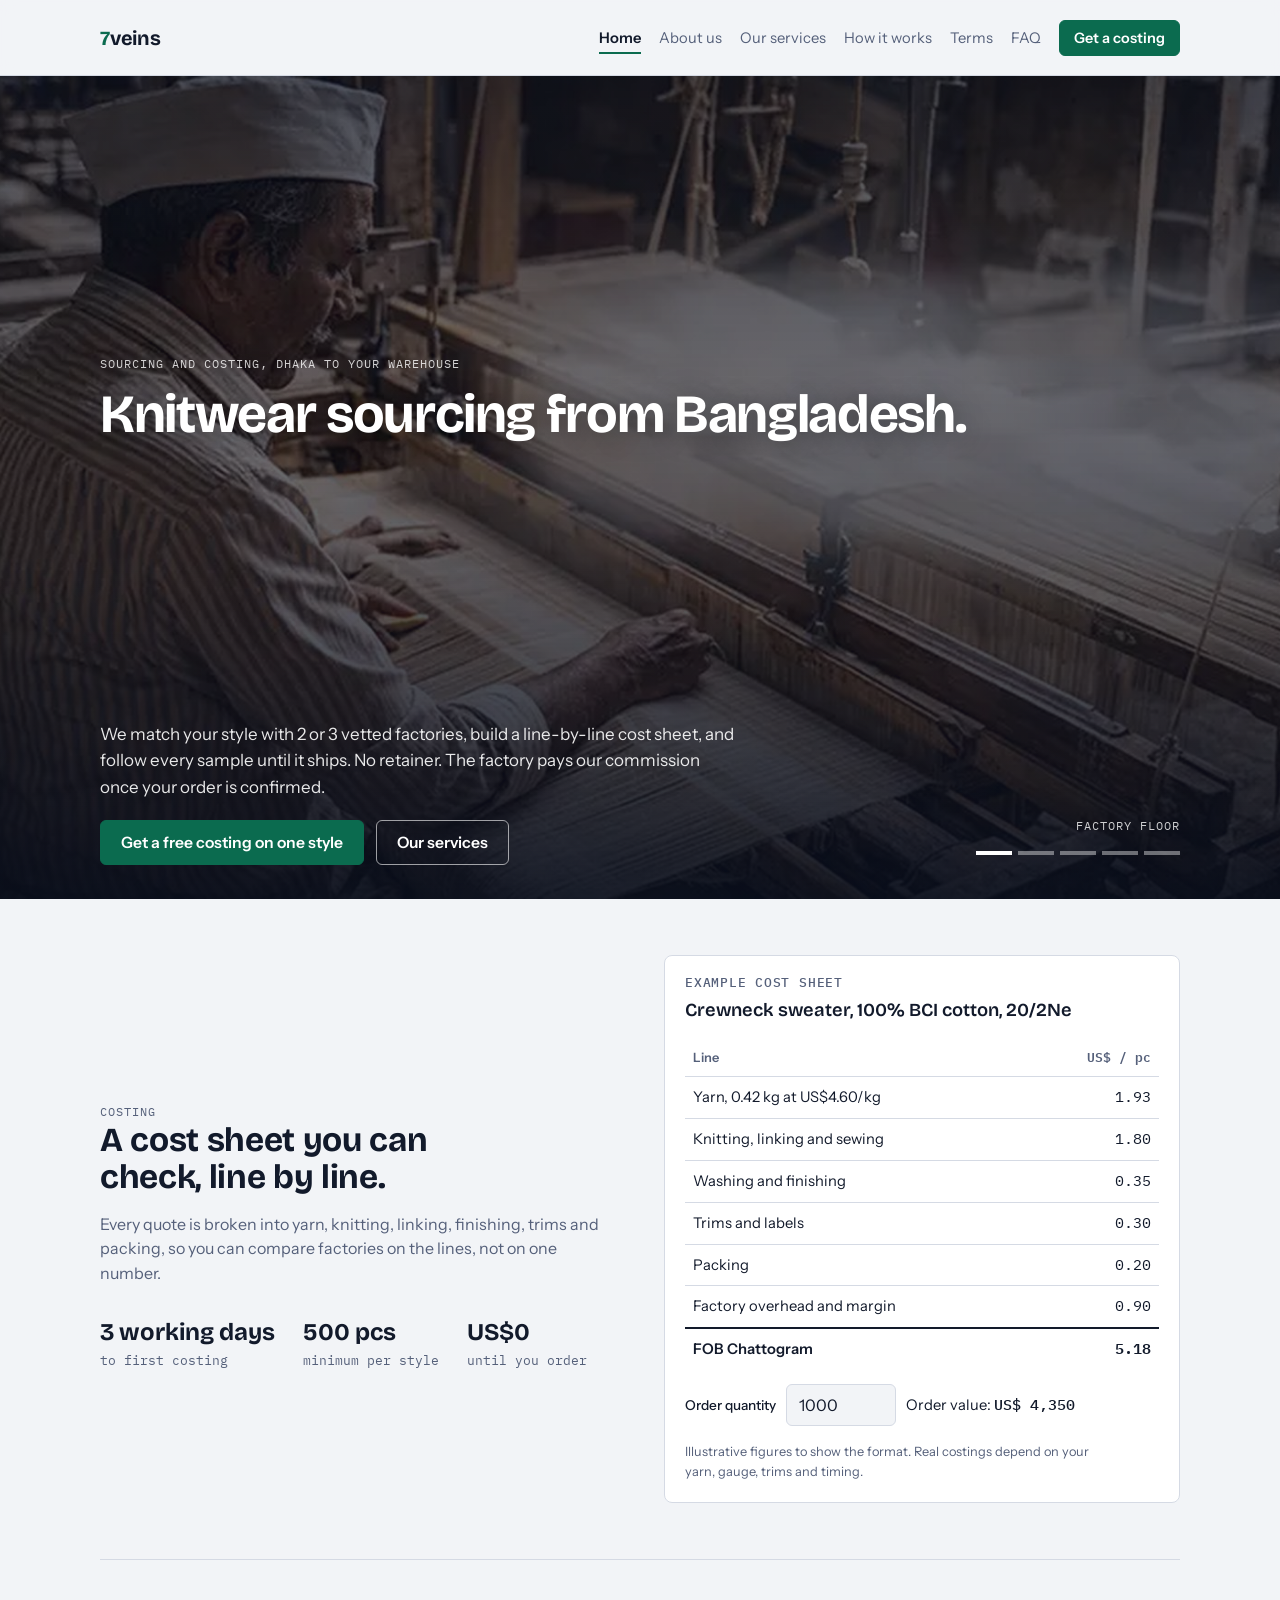
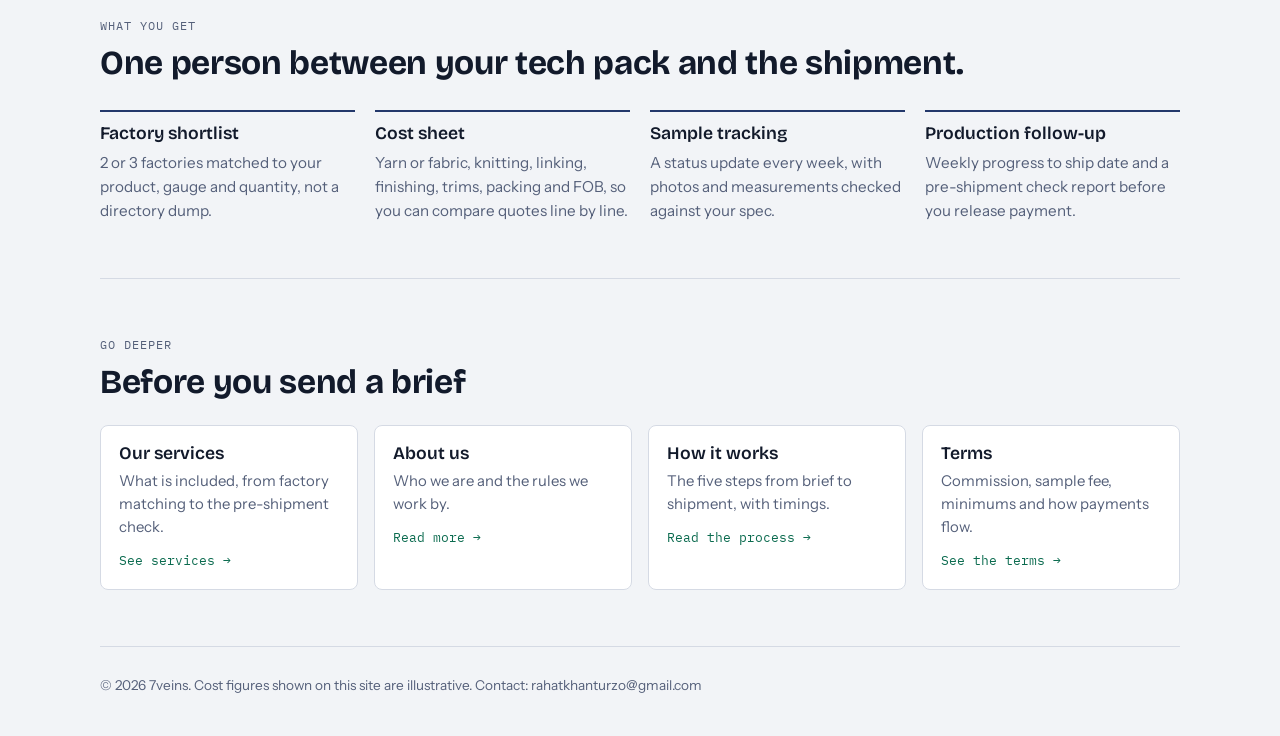
<file: index.html>
<!doctype html>
<html lang="en">
<head>
<meta charset="utf-8">
<meta name="viewport" content="width=device-width,initial-scale=1,viewport-fit=cover">
<script>if(!(window.matchMedia&&matchMedia('(prefers-reduced-motion: reduce)').matches))document.documentElement.classList.add('m')</script>
<title>7veins | Knitwear sourcing and costing in Bangladesh</title>
<meta name="description" content="Sourcing and costing for small knitwear brands producing in Bangladesh. Vetted factories, line-by-line cost sheets and sample tracking. No retainer.">
<meta property="og:type" content="website">
<meta property="og:site_name" content="7veins">
<meta property="og:title" content="7veins | Knitwear sourcing and costing in Bangladesh">
<meta property="og:description" content="Sourcing and costing for small knitwear brands producing in Bangladesh. Vetted factories, line-by-line cost sheets and sample tracking. No retainer.">
<link rel="stylesheet" href="https://fonts.googleapis.com/css2?family=Bricolage+Grotesque:opsz,wght@12..96,500;12..96,700&family=Instrument+Sans:wght@400;500;600&family=IBM+Plex+Mono:wght@400;500&display=swap">
<link rel="stylesheet" href="style.css">
</head>
<body data-title="">
<div class="wrap">
<header id="site-header"></header>
<main>
<div class="hero2" id="hero">
  <div class="carousel" aria-hidden="true"><div class="track" id="track"></div></div>
  <div class="hero-shade"></div>
  <div class="hero-inner">
    <div class="hero-top">
      <p class="eyebrow">Sourcing and costing, Dhaka to your warehouse</p>
      <h1 class="hero-title">Knitwear sourcing from Bangladesh.</h1>
    </div>
    <div class="hero-bottom">
      <div class="hero-left">
        <p class="hero-desc">We match your style with 2 or 3 vetted factories, build a line-by-line cost sheet, and follow every sample until it ships. No retainer. The factory pays our commission once your order is confirmed.</p>
        <div class="hero-actions"><a class="btn" href="contact.html">Get a free costing on one style</a><a class="btn ghost" href="services.html">Our services</a></div>
      </div>
      <div class="hero-controls"><span class="cap" id="cap"></span><div class="dots" id="dots"></div></div>
    </div>
  </div>
</div>
<section class="split">
  <div>
    <p class="eyebrow">Costing</p>
    <h2>A cost sheet you can check, line by line.</h2>
    <p>Every quote is broken into yarn, knitting, linking, finishing, trims and packing, so you can compare factories on the lines, not on one number.</p>
    <div class="facts">
      <div><b data-s="costingTime"></b>to first costing</div>
      <div><b><span data-s="minQty"></span> pcs</b>minimum per style</div>
      <div><b>US$0</b>until you order</div>
    </div>
  </div>
  <div class="sheet" aria-labelledby="sheet-h">
    <h3 id="sheet-h">Example cost sheet</h3>
    <div class="style" data-s="exampleStyle"></div>
    <div class="tw"><table>
      <thead><tr><th>Line</th><th class="n">US$ / pc</th></tr></thead>
      <tbody id="rows"></tbody>
    </table></div>
    <div class="qty">
      <label for="qty" style="margin:0">Order quantity</label>
      <input id="qty" type="number" min="500" step="100" value="1000" inputmode="numeric">
      <span>Order value: <span class="ov" id="ov"></span></span>
    </div>
    <p class="note">Illustrative figures to show the format. Real costings depend on your yarn, gauge, trims and timing.</p>
  </div>
</section>
<section>
  <p class="eyebrow">What you get</p>
  <h2>One person between your tech pack and the shipment.</h2>
  <div class="grid4">
    <div><h3>Factory shortlist</h3><p>2 or 3 factories matched to your product, gauge and quantity, not a directory dump.</p></div>
    <div><h3>Cost sheet</h3><p>Yarn or fabric, knitting, linking, finishing, trims, packing and FOB, so you can compare quotes line by line.</p></div>
    <div><h3>Sample tracking</h3><p>A status update every week, with photos and measurements checked against your spec.</p></div>
    <div><h3>Production follow-up</h3><p>Weekly progress to ship date and a pre-shipment check report before you release payment.</p></div>
  </div>
</section>
<section>
  <p class="eyebrow">Go deeper</p>
  <h2>Before you send a brief</h2>
  <div class="linkcards">
    <a class="card" href="services.html"><h3>Our services</h3><p>What is included, from factory matching to the pre-shipment check.</p><span class="go">See services &rarr;</span></a>
    <a class="card" href="about.html"><h3>About us</h3><p>Who we are and the rules we work by.</p><span class="go">Read more &rarr;</span></a>
    <a class="card" href="how-it-works.html"><h3>How it works</h3><p>The five steps from brief to shipment, with timings.</p><span class="go">Read the process &rarr;</span></a>
    <a class="card" href="terms.html"><h3>Terms</h3><p>Commission, sample fee, minimums and how payments flow.</p><span class="go">See the terms &rarr;</span></a>
  </div>
</section>
</main>
<footer id="site-footer"></footer>
</div>
<script src="settings.js"></script>
<script src="site.js"></script>
</body>
</html>
</file>
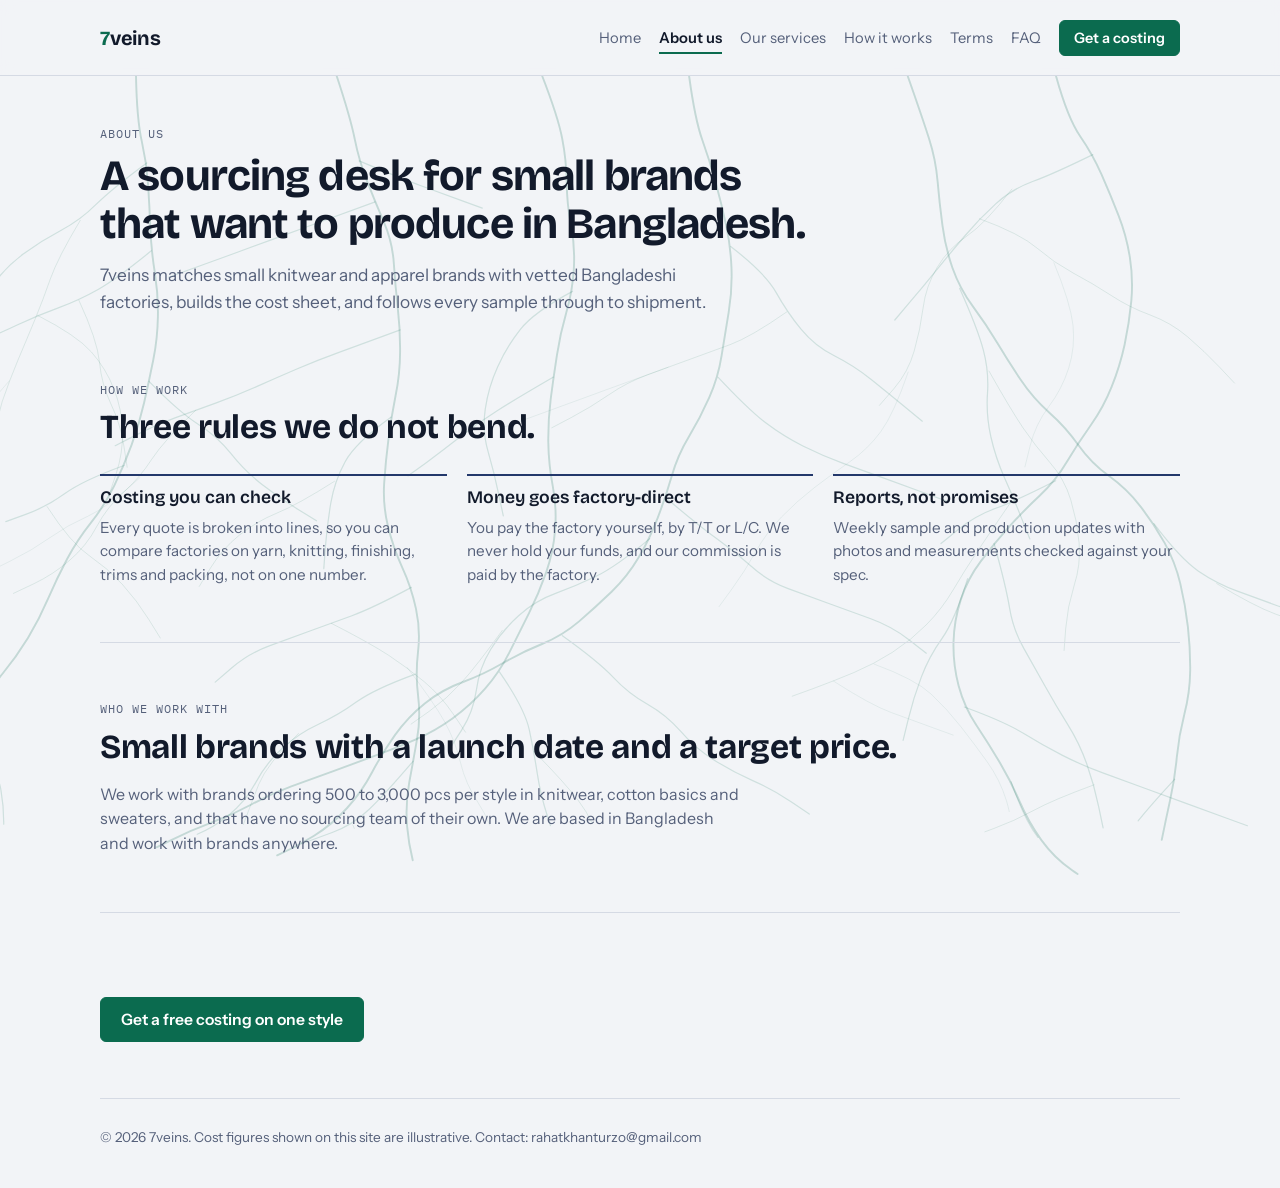
<file: about.html>
<!doctype html>
<html lang="en">
<head>
<meta charset="utf-8">
<meta name="viewport" content="width=device-width,initial-scale=1,viewport-fit=cover">
<script>if(!(window.matchMedia&&matchMedia('(prefers-reduced-motion: reduce)').matches))document.documentElement.classList.add('m')</script>
<title>About us | 7veins</title>
<meta name="description" content="7veins is a Bangladesh-based sourcing and costing desk for small knitwear and apparel brands: vetted factories, clear cost sheets and sample tracking.">
<meta property="og:type" content="website">
<meta property="og:site_name" content="7veins">
<meta property="og:title" content="About us | 7veins">
<meta property="og:description" content="7veins is a Bangladesh-based sourcing and costing desk for small knitwear and apparel brands: vetted factories, clear cost sheets and sample tracking.">
<link rel="stylesheet" href="https://fonts.googleapis.com/css2?family=Bricolage+Grotesque:opsz,wght@12..96,500;12..96,700&family=Instrument+Sans:wght@400;500;600&family=IBM+Plex+Mono:wght@400;500&display=swap">
<link rel="stylesheet" href="style.css">
</head>
<body data-title="About us">
<div class="wrap">
<header id="site-header"></header>
<main>
<div class="pagehead"><p class="eyebrow">About us</p><h1 style="margin-top:10px">A sourcing desk for small brands that want to produce in Bangladesh.</h1>
<p class="lead"><span data-s="brand"></span> matches small knitwear and apparel brands with vetted Bangladeshi factories, builds the cost sheet, and follows every sample through to shipment.</p></div>
<section>
  <p class="eyebrow">How we work</p>
  <h2>Three rules we do not bend.</h2>
  <div class="grid4 three">
    <div><h3>Costing you can check</h3><p>Every quote is broken into lines, so you can compare factories on yarn, knitting, finishing, trims and packing, not on one number.</p></div>
    <div><h3>Money goes factory-direct</h3><p>You pay the factory yourself, by T/T or L/C. We never hold your funds, and our commission is paid by the factory.</p></div>
    <div><h3>Reports, not promises</h3><p>Weekly sample and production updates with photos and measurements checked against your spec.</p></div>
  </div>
</section>
<section>
  <p class="eyebrow">Who we work with</p>
  <h2>Small brands with a launch date and a target price.</h2>
  <p style="margin-top:16px;color:var(--muted);max-width:40em">We work with brands ordering <span data-s="minQty"></span> to <span data-s="maxQty"></span> pcs per style in knitwear, cotton basics and sweaters, and that have no sourcing team of their own. We are based in Bangladesh and work with brands anywhere.</p>
</section>
<section id="founder" hidden>
  <p class="eyebrow">Who runs it</p>
  <h2 data-s="founderName"></h2>
  <p style="margin-top:16px;color:var(--muted);max-width:40em" data-s="founderBio"></p>
</section>
<section>
  <div class="endcta"><a class="btn" href="contact.html">Get a free costing on one style</a></div>
</section>
</main>
<footer id="site-footer"></footer>
</div>
<script src="settings.js"></script>
<script src="site.js"></script>
</body>
</html>
</file>
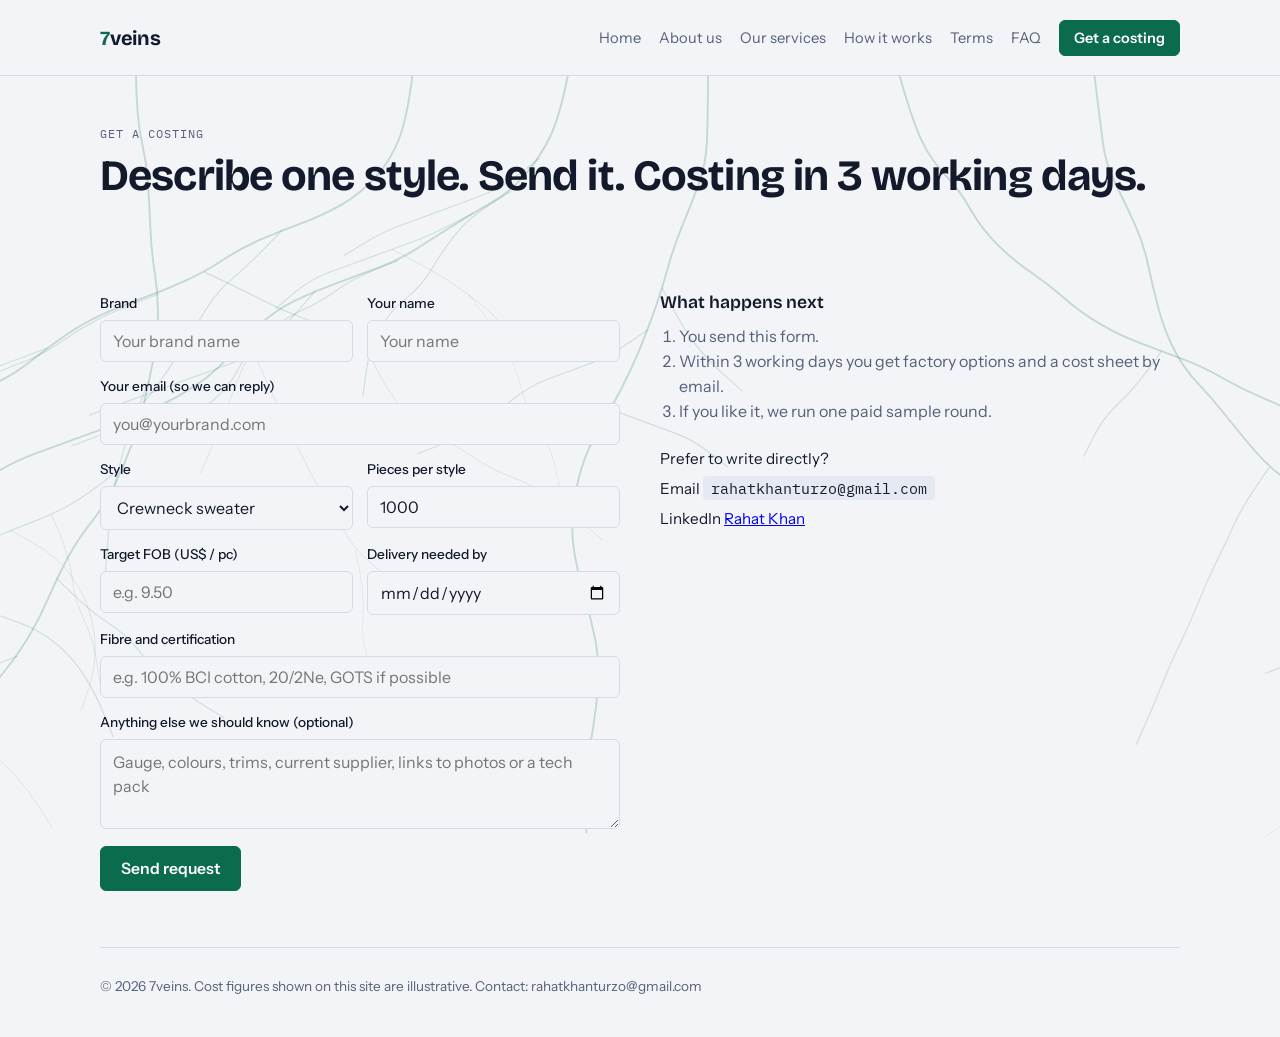
<file: contact.html>
<!doctype html>
<html lang="en">
<head>
<meta charset="utf-8">
<meta name="viewport" content="width=device-width,initial-scale=1,viewport-fit=cover">
<script>if(!(window.matchMedia&&matchMedia('(prefers-reduced-motion: reduce)').matches))document.documentElement.classList.add('m')</script>
<title>Get a free costing | Bangladesh knitwear sourcing | 7veins</title>
<meta name="description" content="Send a brief for one knitwear style and get factory options and a cost sheet by email.">
<meta property="og:type" content="website">
<meta property="og:site_name" content="7veins">
<meta property="og:title" content="Get a free costing | Bangladesh knitwear sourcing | 7veins">
<meta property="og:description" content="Send a brief for one knitwear style and get factory options and a cost sheet by email.">
<link rel="stylesheet" href="https://fonts.googleapis.com/css2?family=Bricolage+Grotesque:opsz,wght@12..96,500;12..96,700&family=Instrument+Sans:wght@400;500;600&family=IBM+Plex+Mono:wght@400;500&display=swap">
<link rel="stylesheet" href="style.css">
</head>
<body data-title="Get a costing">
<div class="wrap">
<header id="site-header"></header>
<main>
<div class="pagehead"><p class="eyebrow">Get a costing</p><h1 style="margin-top:10px">Describe one style. Send it. Costing in <span data-s="costingTime"></span>.</h1></div>
<section>
  <div class="two">
    <div>
      <div class="form">
        <div><label for="f-brand">Brand</label><input id="f-brand" type="text" placeholder="Your brand name"></div>
        <div><label for="f-name">Your name</label><input id="f-name" type="text" placeholder="Your name"></div>
        <div class="full"><label for="f-email">Your email (so we can reply)</label><input id="f-email" type="email" placeholder="you@yourbrand.com" autocomplete="email"></div>
        <div><label for="f-style">Style</label>
          <select id="f-style"><option>Crewneck sweater</option><option>Cardigan</option><option>T-shirt</option><option>Polo</option><option>Hoodie</option><option>Other knit</option></select></div>
        <div><label for="f-qty">Pieces per style</label><input id="f-qty" type="number" min="500" step="100" value="1000" inputmode="numeric"></div>
        <div><label for="f-fob">Target FOB (US$ / pc)</label><input id="f-fob" type="number" min="0" step="0.1" placeholder="e.g. 9.50" inputmode="decimal"></div>
        <div><label for="f-date">Delivery needed by</label><input id="f-date" type="date"></div>
        <input type="text" id="f-gotcha" tabindex="-1" autocomplete="off" aria-hidden="true" style="position:absolute;left:-9999px">
        <div class="full"><label for="f-fibre">Fibre and certification</label><input id="f-fibre" type="text" placeholder="e.g. 100% BCI cotton, 20/2Ne, GOTS if possible"></div>
        <div class="full"><label for="f-notes">Anything else we should know (optional)</label><textarea id="f-notes" style="min-height:90px;font-family:var(--body);font-size:1rem" placeholder="Gauge, colours, trims, current supplier, links to photos or a tech pack"></textarea></div>
      </div>
      <div class="row"><button class="btn" id="send" type="button" hidden>Send request</button><span class="status" id="st" role="status"></span></div>
    </div>
    <div>
      <h3>What happens next</h3>
      <ol style="color:var(--muted);padding-left:1.2em;margin:12px 0 0">
        <li>You send this form.</li>
        <li>Within <span data-s="costingTime"></span> you get factory options and a cost sheet by email.</li>
        <li>If you like it, we run one paid sample round.</li>
      </ol>
      <div class="contact">
        <span>Prefer to write directly?</span>
        <span>Email <code data-s="email"></code></span>
        <span id="wa" hidden>WhatsApp <code data-s="whatsapp"></code></span>
        <span>LinkedIn <a id="li" target="_blank" rel="noopener"></a></span>
      </div>
    </div>
  </div>
</section>
</main>
<footer id="site-footer"></footer>
</div>
<script src="settings.js"></script>
<script src="site.js"></script>
</body>
</html>
</file>
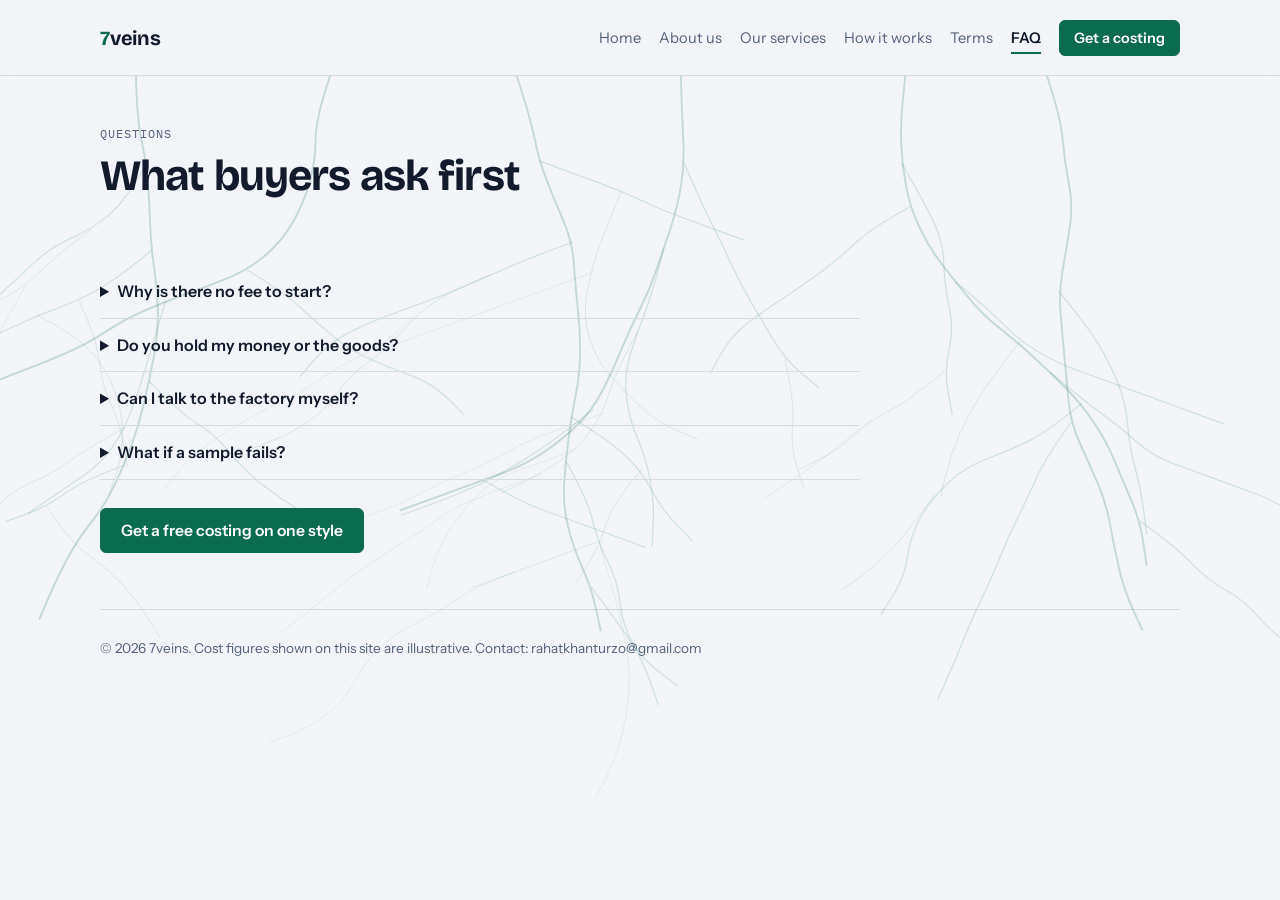
<file: faq.html>
<!doctype html>
<html lang="en">
<head>
<meta charset="utf-8">
<meta name="viewport" content="width=device-width,initial-scale=1,viewport-fit=cover">
<script>if(!(window.matchMedia&&matchMedia('(prefers-reduced-motion: reduce)').matches))document.documentElement.classList.add('m')</script>
<title>FAQ | Bangladesh knitwear sourcing | 7veins</title>
<meta name="description" content="Answers on fees, payments, factory contact and failed samples for brands sourcing knitwear from Bangladesh.">
<meta property="og:type" content="website">
<meta property="og:site_name" content="7veins">
<meta property="og:title" content="FAQ | Bangladesh knitwear sourcing | 7veins">
<meta property="og:description" content="Answers on fees, payments, factory contact and failed samples for brands sourcing knitwear from Bangladesh.">
<link rel="stylesheet" href="https://fonts.googleapis.com/css2?family=Bricolage+Grotesque:opsz,wght@12..96,500;12..96,700&family=Instrument+Sans:wght@400;500;600&family=IBM+Plex+Mono:wght@400;500&display=swap">
<link rel="stylesheet" href="style.css">
</head>
<body data-title="FAQ">
<div class="wrap">
<header id="site-header"></header>
<main>
<div class="pagehead"><p class="eyebrow">Questions</p><h1 style="margin-top:10px">What buyers ask first</h1></div>
<section>
  <div style="max-width:760px">
    <details><summary>Why is there no fee to start?</summary><p>The factory pays us a commission on confirmed orders, so costing a style costs you nothing. The sample fee only covers the time spent chasing and checking samples.</p></details>
    <details><summary>Do you hold my money or the goods?</summary><p>No. You pay the factory directly and the goods ship from the factory. We coordinate and report.</p></details>
    <details><summary>Can I talk to the factory myself?</summary><p>Yes. You approve samples and confirm the order with the factory. We stay on the thread for follow-up.</p></details>
    <details><summary>What if a sample fails?</summary><p>We report the measurement gaps with photos, agree the fix with the factory, and track the re-sample. You do not approve an order until the sample passes.</p></details>
  </div>
  <div class="endcta"><a class="btn" href="contact.html">Get a free costing on one style</a></div>
</section>
</main>
<footer id="site-footer"></footer>
</div>
<script src="settings.js"></script>
<script src="site.js"></script>
</body>
</html>
</file>
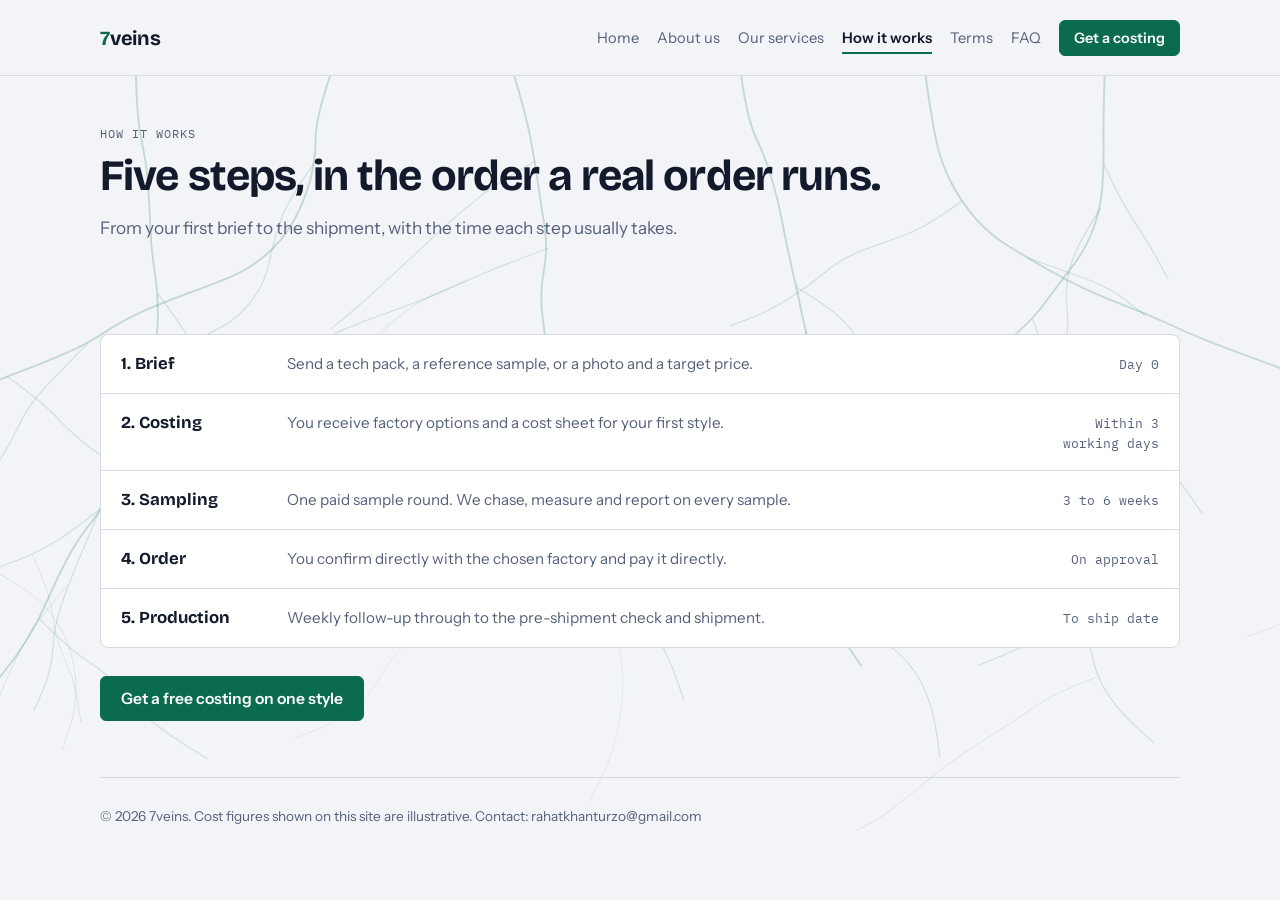
<file: how-it-works.html>
<!doctype html>
<html lang="en">
<head>
<meta charset="utf-8">
<meta name="viewport" content="width=device-width,initial-scale=1,viewport-fit=cover">
<script>if(!(window.matchMedia&&matchMedia('(prefers-reduced-motion: reduce)').matches))document.documentElement.classList.add('m')</script>
<title>How it works | Bangladesh knitwear sourcing | 7veins</title>
<meta name="description" content="Five steps from brief to shipment: costing, sampling, order and weekly production follow-up for small brands producing knitwear in Bangladesh.">
<meta property="og:type" content="website">
<meta property="og:site_name" content="7veins">
<meta property="og:title" content="How it works | Bangladesh knitwear sourcing | 7veins">
<meta property="og:description" content="Five steps from brief to shipment: costing, sampling, order and weekly production follow-up for small brands producing knitwear in Bangladesh.">
<link rel="stylesheet" href="https://fonts.googleapis.com/css2?family=Bricolage+Grotesque:opsz,wght@12..96,500;12..96,700&family=Instrument+Sans:wght@400;500;600&family=IBM+Plex+Mono:wght@400;500&display=swap">
<link rel="stylesheet" href="style.css">
</head>
<body data-title="How it works">
<div class="wrap">
<header id="site-header"></header>
<main>
<div class="pagehead"><p class="eyebrow">How it works</p><h1 style="margin-top:10px">Five steps, in the order a real order runs.</h1>
<p class="lead">From your first brief to the shipment, with the time each step usually takes.</p></div>
<section>
  <ol class="steps">
    <li><b>1. Brief</b><p>Send a tech pack, a reference sample, or a photo and a target price.</p><span class="t">Day 0</span></li>
    <li><b>2. Costing</b><p>You receive factory options and a cost sheet for your first style.</p><span class="t">Within <span data-s="costingTime"></span></span></li>
    <li><b>3. Sampling</b><p>One paid sample round. We chase, measure and report on every sample.</p><span class="t" data-s="sampleTime"></span></li>
    <li><b>4. Order</b><p>You confirm directly with the chosen factory and pay it directly.</p><span class="t">On approval</span></li>
    <li><b>5. Production</b><p>Weekly follow-up through to the pre-shipment check and shipment.</p><span class="t">To ship date</span></li>
  </ol>
  <div class="endcta"><a class="btn" href="contact.html">Get a free costing on one style</a></div>
</section>
</main>
<footer id="site-footer"></footer>
</div>
<script src="settings.js"></script>
<script src="site.js"></script>
</body>
</html>
</file>
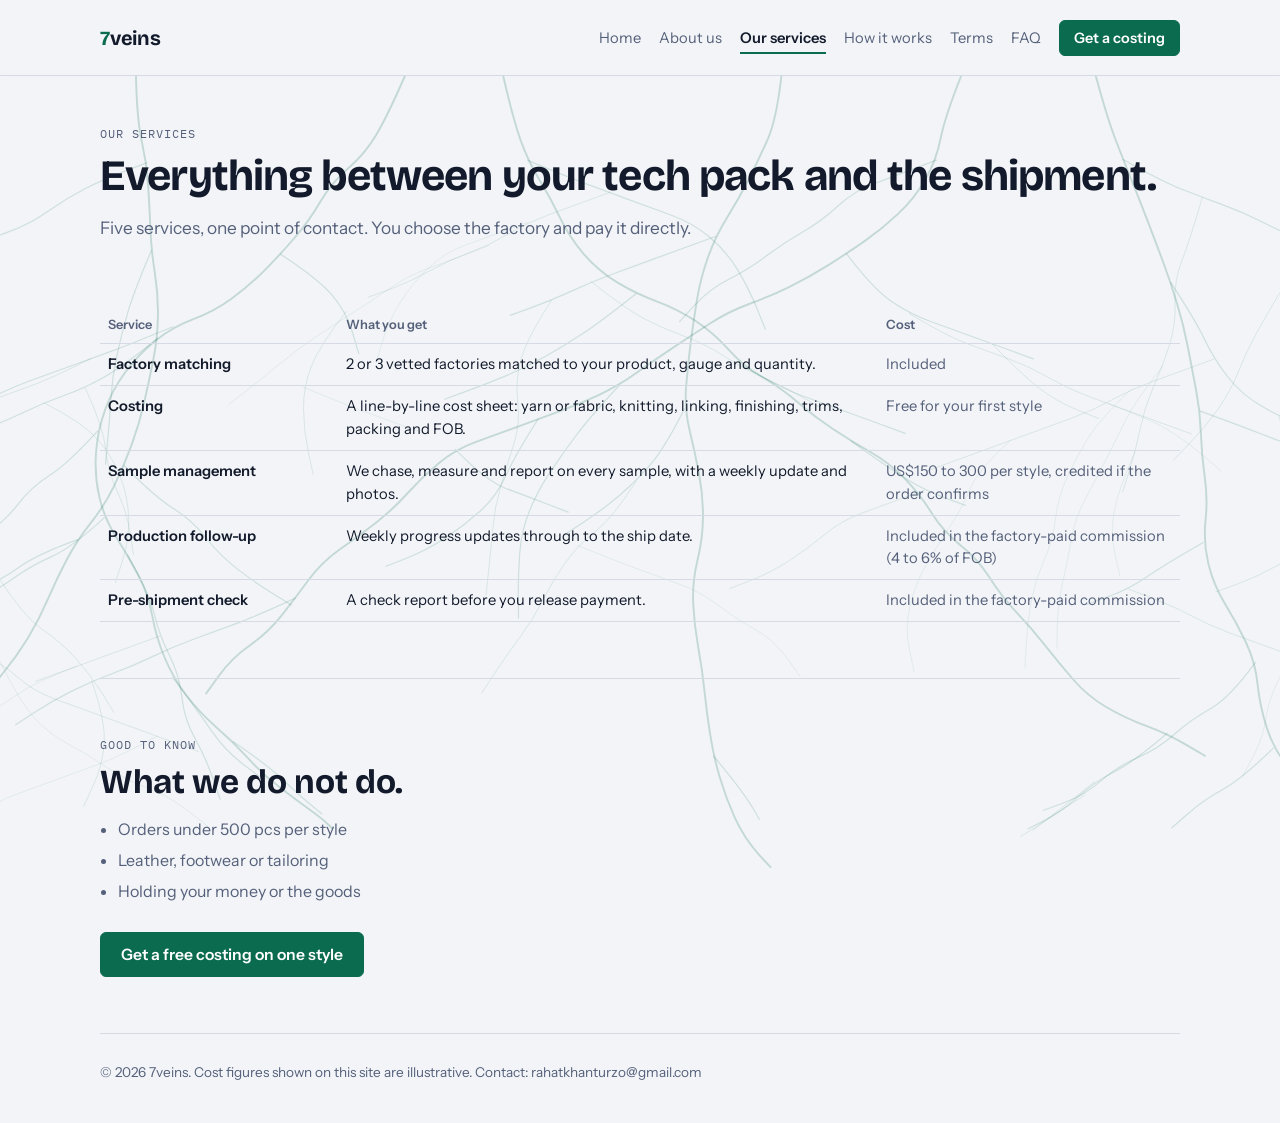
<file: services.html>
<!doctype html>
<html lang="en">
<head>
<meta charset="utf-8">
<meta name="viewport" content="width=device-width,initial-scale=1,viewport-fit=cover">
<script>if(!(window.matchMedia&&matchMedia('(prefers-reduced-motion: reduce)').matches))document.documentElement.classList.add('m')</script>
<title>Our services | Bangladesh knitwear sourcing | 7veins</title>
<meta name="description" content="Factory matching, line-by-line costing, sample management, production follow-up and pre-shipment checks for small brands producing knitwear in Bangladesh.">
<meta property="og:type" content="website">
<meta property="og:site_name" content="7veins">
<meta property="og:title" content="Our services | Bangladesh knitwear sourcing | 7veins">
<meta property="og:description" content="Factory matching, line-by-line costing, sample management, production follow-up and pre-shipment checks for small brands producing knitwear in Bangladesh.">
<link rel="stylesheet" href="https://fonts.googleapis.com/css2?family=Bricolage+Grotesque:opsz,wght@12..96,500;12..96,700&family=Instrument+Sans:wght@400;500;600&family=IBM+Plex+Mono:wght@400;500&display=swap">
<link rel="stylesheet" href="style.css">
</head>
<body data-title="Our services">
<div class="wrap">
<header id="site-header"></header>
<main>
<div class="pagehead"><p class="eyebrow">Our services</p><h1 style="margin-top:10px">Everything between your tech pack and the shipment.</h1>
<p class="lead">Five services, one point of contact. You choose the factory and pay it directly.</p></div>
<section>
  <div class="tw"><table class="svc">
    <thead><tr><th>Service</th><th>What you get</th><th>Cost</th></tr></thead>
    <tbody>
      <tr><td>Factory matching</td><td>2 or 3 vetted factories matched to your product, gauge and quantity.</td><td>Included</td></tr>
      <tr><td>Costing</td><td>A line-by-line cost sheet: yarn or fabric, knitting, linking, finishing, trims, packing and FOB.</td><td>Free for your first style</td></tr>
      <tr><td>Sample management</td><td>We chase, measure and report on every sample, with a weekly update and photos.</td><td><span data-s="sampleFee"></span> per style, credited if the order confirms</td></tr>
      <tr><td>Production follow-up</td><td>Weekly progress updates through to the ship date.</td><td>Included in the factory-paid commission (<span data-s="commission"></span> of FOB)</td></tr>
      <tr><td>Pre-shipment check</td><td>A check report before you release payment.</td><td>Included in the factory-paid commission</td></tr>
    </tbody>
  </table></div>
</section>
<section>
  <p class="eyebrow">Good to know</p>
  <h2>What we do not do.</h2>
  <div class="fit" style="margin-top:16px"><ul><li>Orders under <span data-s="minQty"></span> pcs per style</li><li>Leather, footwear or tailoring</li><li>Holding your money or the goods</li></ul></div>
  <div class="endcta"><a class="btn" href="contact.html">Get a free costing on one style</a></div>
</section>
</main>
<footer id="site-footer"></footer>
</div>
<script src="settings.js"></script>
<script src="site.js"></script>
</body>
</html>
</file>
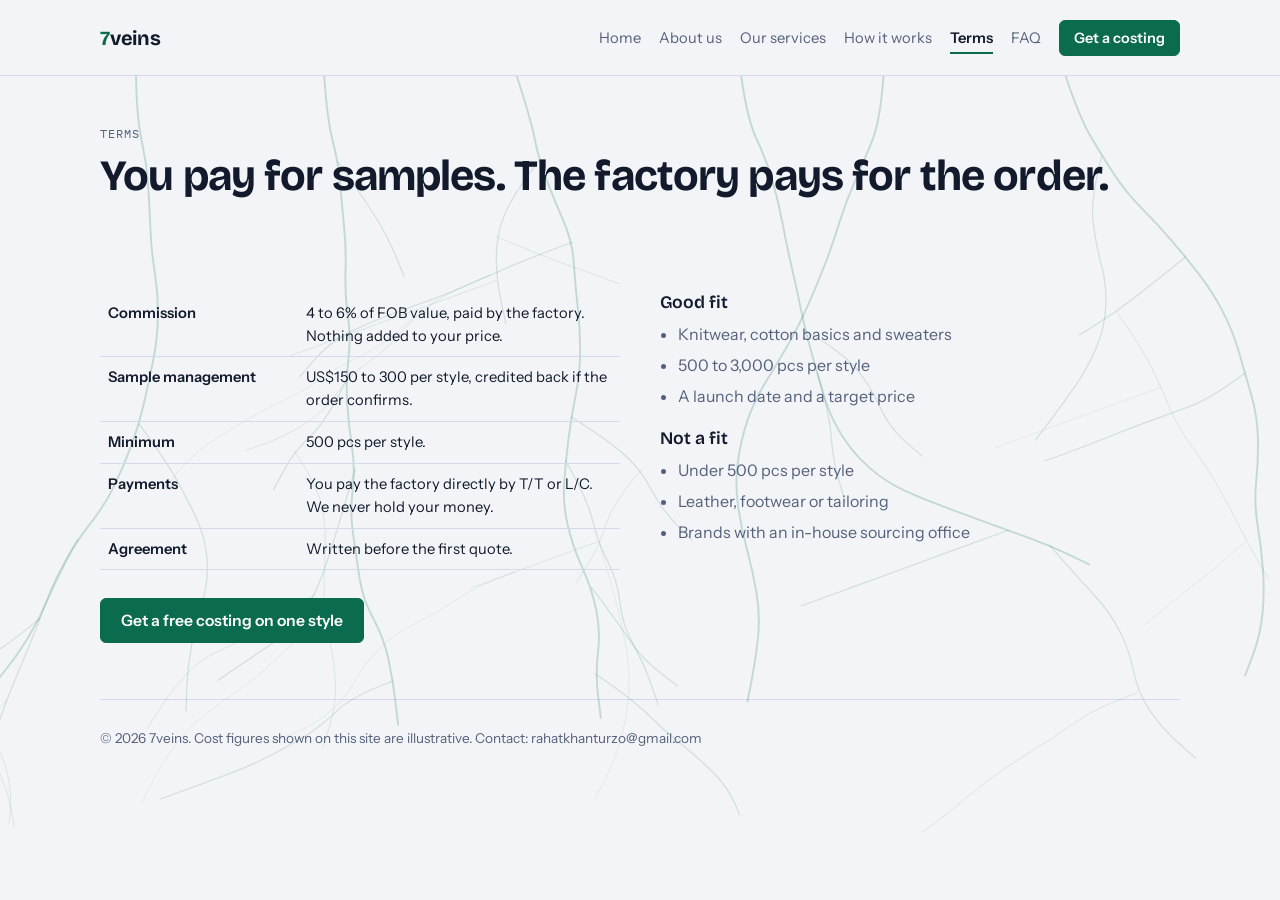
<file: terms.html>
<!doctype html>
<html lang="en">
<head>
<meta charset="utf-8">
<meta name="viewport" content="width=device-width,initial-scale=1,viewport-fit=cover">
<script>if(!(window.matchMedia&&matchMedia('(prefers-reduced-motion: reduce)').matches))document.documentElement.classList.add('m')</script>
<title>Terms and commission | 7veins</title>
<meta name="description" content="Factory-paid commission, a credited sample fee and a per-style minimum. You pay the factory directly and we never hold your money.">
<meta property="og:type" content="website">
<meta property="og:site_name" content="7veins">
<meta property="og:title" content="Terms and commission | 7veins">
<meta property="og:description" content="Factory-paid commission, a credited sample fee and a per-style minimum. You pay the factory directly and we never hold your money.">
<link rel="stylesheet" href="https://fonts.googleapis.com/css2?family=Bricolage+Grotesque:opsz,wght@12..96,500;12..96,700&family=Instrument+Sans:wght@400;500;600&family=IBM+Plex+Mono:wght@400;500&display=swap">
<link rel="stylesheet" href="style.css">
</head>
<body data-title="Terms">
<div class="wrap">
<header id="site-header"></header>
<main>
<div class="pagehead"><p class="eyebrow">Terms</p><h1 style="margin-top:10px">You pay for samples. The factory pays for the order.</h1></div>
<section>
  <div class="two">
    <div class="tw"><table class="terms">
      <tbody>
        <tr><td>Commission</td><td><span data-s="commission"></span> of FOB value, paid by the factory. Nothing added to your price.</td></tr>
        <tr><td>Sample management</td><td><span data-s="sampleFee"></span> per style, credited back if the order confirms.</td></tr>
        <tr><td>Minimum</td><td><span data-s="minQty"></span> pcs per style.</td></tr>
        <tr><td>Payments</td><td>You pay the factory directly by T/T or L/C. We never hold your money.</td></tr>
        <tr><td>Agreement</td><td>Written before the first quote.</td></tr>
      </tbody>
    </table></div>
    <div class="fit">
      <h3>Good fit</h3>
      <ul><li>Knitwear, cotton basics and sweaters</li><li><span data-s="minQty"></span> to <span data-s="maxQty"></span> pcs per style</li><li>A launch date and a target price</li></ul>
      <h3 style="margin-top:20px">Not a fit</h3>
      <ul><li>Under <span data-s="minQty"></span> pcs per style</li><li>Leather, footwear or tailoring</li><li>Brands with an in-house sourcing office</li></ul>
    </div>
  </div>
  <div class="endcta"><a class="btn" href="contact.html">Get a free costing on one style</a></div>
</section>
</main>
<footer id="site-footer"></footer>
</div>
<script src="settings.js"></script>
<script src="site.js"></script>
</body>
</html>
</file>
<file: style.css>
/* Layout: a costing-sheet page. Hero pairs the pitch with a live example cost sheet; sections follow the order of a real sourcing job. */
:root{
  --bg:#F2F4F7; --surface:#FFFFFF; --fg:#121A2B; --muted:#55607A; --line:#D5DAE4;
  --indigo:#23386B; --accent:#0B6B4F; --accent-fg:#FFFFFF; --soft:#E4E9F2;
  --display:'Bricolage Grotesque','Helvetica Neue',Arial,sans-serif;
  --body:'Instrument Sans','Helvetica Neue',Arial,sans-serif;
  --mono:'IBM Plex Mono',ui-monospace,Menlo,Consolas,monospace;
}
@media (prefers-color-scheme:dark){:root:not([data-theme="light"]){
  --bg:#0E1422; --surface:#161E31; --fg:#E7EBF3; --muted:#9AA6C0; --line:#2A3550;
  --indigo:#9DB4F0; --accent:#3FBF93; --accent-fg:#06281D; --soft:#1D2740; color-scheme:dark}}
:root[data-theme="dark"]{
  --bg:#0E1422; --surface:#161E31; --fg:#E7EBF3; --muted:#9AA6C0; --line:#2A3550;
  --indigo:#9DB4F0; --accent:#3FBF93; --accent-fg:#06281D; --soft:#1D2740; color-scheme:dark}
*{box-sizing:border-box}
:root{color-scheme:light}
img{max-width:100%}
[hidden]{display:none!important}
body{background:var(--bg);color:var(--fg);font-family:var(--body);font-size:16px;line-height:1.55;
  padding-left:max(16px,env(safe-area-inset-left,0px));padding-right:max(16px,env(safe-area-inset-right,0px));padding-block:0;margin:0}
.wrap{max-width:1080px;margin:0 auto}
h1,h2,h3{font-family:var(--display);line-height:1.1;text-wrap:balance;margin:0}
h1{font-size:clamp(2.2rem,5.4vw,3.6rem);font-weight:700;letter-spacing:-.02em}
h2{font-size:clamp(1.5rem,3vw,2.1rem);font-weight:700;letter-spacing:-.01em}
h3{font-size:1.1rem;font-weight:600}
p{margin:0}
.eyebrow{font-family:var(--mono);font-size:.78rem;letter-spacing:.08em;text-transform:uppercase;color:var(--muted)}
header.top{display:flex;flex-wrap:wrap;justify-content:space-between;align-items:center;gap:12px 16px;padding-block:20px;border-bottom:1px solid var(--line)}
.logo{font-family:var(--display);font-weight:700;font-size:1.25rem;letter-spacing:-.01em}
.logo span{color:var(--accent)}
nav{display:flex;flex-wrap:wrap;align-items:center;gap:8px 18px}
nav a{color:var(--muted);text-decoration:none;font-size:.92rem}
nav a.active{color:var(--fg);font-weight:600}
nav a.btn{padding:8px 14px;font-size:.9rem;color:var(--accent-fg)}
nav a.btn:hover,nav a.btn:focus-visible{color:var(--accent-fg)}
nav a:hover,nav a:focus-visible{color:var(--fg)}
.hero{display:grid;grid-template-columns:1.05fr 1fr;gap:40px;padding-block:56px 64px;align-items:start}
.hero .lead{margin-top:20px;font-size:1.12rem;color:var(--muted);max-width:34em}
.hero .cta{margin-top:28px;display:flex;gap:12px;flex-wrap:wrap}
.btn{display:inline-block;font:600 .98rem var(--body);padding:12px 20px;border-radius:6px;border:1px solid var(--accent);background:var(--accent);color:var(--accent-fg);text-decoration:none;cursor:pointer}
.btn.ghost{background:transparent;color:var(--fg);border-color:var(--line)}
.btn:focus-visible,input:focus-visible,select:focus-visible,textarea:focus-visible,a:focus-visible{outline:2px solid var(--accent);outline-offset:2px}
.facts{margin-top:32px;display:flex;gap:28px;flex-wrap:wrap}
.facts div{font-family:var(--mono);font-size:.82rem;color:var(--muted)}
.facts b{display:block;font-family:var(--display);font-size:1.5rem;color:var(--fg);font-weight:700}
.sheet{background:var(--surface);border:1px solid var(--line);border-radius:8px;padding:20px;min-width:0}
.sheet h3{font-family:var(--mono);font-size:.8rem;font-weight:500;letter-spacing:.06em;text-transform:uppercase;color:var(--muted)}
.sheet .style{margin:6px 0 14px;font-family:var(--display);font-weight:600;font-size:1.15rem}
.tw{overflow-x:auto}
table{width:100%;border-collapse:collapse;font-size:.92rem}
th,td{padding:9px 8px;text-align:left;border-bottom:1px solid var(--line);vertical-align:top}
th{font-weight:600;color:var(--muted);font-size:.8rem}
td.n,th.n{text-align:right;font-family:var(--mono);font-variant-numeric:tabular-nums;white-space:nowrap}
tr.total td{border-bottom:0;border-top:2px solid var(--fg);font-weight:600}
.qty{display:flex;align-items:center;gap:10px;margin-top:14px;flex-wrap:wrap;font-size:.92rem}
.qty input{width:110px}
.ov{font-family:var(--mono);font-variant-numeric:tabular-nums;font-weight:500}
.note{margin-top:12px;font-size:.8rem;color:var(--muted)}
input,select,textarea{font:400 1rem var(--body);color:var(--fg);background:var(--bg);border:1px solid var(--line);border-radius:6px;padding:10px 12px;width:100%}
textarea{min-height:170px;font-family:var(--mono);font-size:.88rem;line-height:1.5}
label{display:block;font-size:.85rem;font-weight:500;margin-bottom:6px}
section{padding-block:56px;border-top:1px solid var(--line)}
section>.eyebrow{margin-bottom:10px}
.grid4{display:grid;grid-template-columns:repeat(4,1fr);gap:20px;margin-top:28px}
.grid4>div{min-width:0}
.grid4 p{color:var(--muted);margin-top:8px;font-size:.95rem}
.grid4 h3{padding-top:12px;border-top:2px solid var(--indigo)}
ol.steps{list-style:none;margin:28px 0 0;padding:0;display:grid;gap:0;border:1px solid var(--line);border-radius:8px;background:var(--surface)}
ol.steps li{display:grid;grid-template-columns:150px 1fr 120px;gap:16px;padding:16px 20px;border-bottom:1px solid var(--line);align-items:baseline}
ol.steps li:last-child{border-bottom:0}
ol.steps b{font-family:var(--display);font-size:1.05rem}
ol.steps .t{font-family:var(--mono);font-size:.82rem;color:var(--muted);text-align:right}
ol.steps p{color:var(--muted);font-size:.95rem}
.two{display:grid;grid-template-columns:1fr 1fr;gap:40px;margin-top:28px}
.two>*{min-width:0}
.terms td:first-child{font-weight:600;width:38%}
.fit h3{margin-bottom:10px}
.fit ul{margin:0;padding-left:1.1em;color:var(--muted)}
.fit li{margin-bottom:6px}
.form{display:grid;grid-template-columns:1fr 1fr;gap:14px}
.form .full{grid-column:1/-1}
.out{margin-top:14px}
.row{display:flex;gap:10px;margin-top:10px;flex-wrap:wrap;align-items:center}
.status{font-size:.88rem;color:var(--muted)}
.contact{margin-top:24px;display:grid;gap:6px;font-size:.95rem}
.contact code{font-family:var(--mono);background:var(--soft);padding:2px 8px;border-radius:4px;user-select:all}
details{border-bottom:1px solid var(--line);padding:14px 0}
summary{cursor:pointer;font-weight:600}
details p{color:var(--muted);margin-top:8px}
footer{padding-block:28px 40px;border-top:1px solid var(--line);font-size:.85rem;color:var(--muted)}
@media (max-width:860px){
  .hero{grid-template-columns:1fr;padding-block:36px 44px}
  .grid4{grid-template-columns:1fr 1fr}
  .two{grid-template-columns:1fr;gap:28px}
  ol.steps li{grid-template-columns:1fr;gap:4px}
  ol.steps .t{text-align:left}
}
@media (max-width:520px){
  .grid4{grid-template-columns:1fr}
  .form{grid-template-columns:1fr}
}
@media (prefers-reduced-motion:no-preference){.btn{transition:filter .15s}.btn:hover{filter:brightness(1.08)}}

.pagehead{padding-block:48px 8px}
.pagehead h1{font-size:clamp(1.9rem,4.2vw,2.7rem)}
.pagehead .lead{margin-top:14px;color:var(--muted);font-size:1.08rem;max-width:36em}
.pagehead+section{border-top:0}
.linkcards{display:grid;grid-template-columns:repeat(auto-fit,minmax(210px,1fr));gap:16px;margin-top:24px}
a.card{display:block;border:1px solid var(--line);background:var(--surface);border-radius:8px;padding:18px;text-decoration:none;color:inherit;min-width:0}
a.card:hover,a.card:focus-visible{border-color:var(--accent)}
a.card p{color:var(--muted);margin-top:6px;font-size:.93rem}
a.card .go{display:block;margin-top:12px;font-family:var(--mono);font-size:.82rem;color:var(--accent)}
.endcta{display:flex;gap:12px;flex-wrap:wrap;margin-top:28px}
@media (max-width:860px){.linkcards{grid-template-columns:1fr}}

/* ---------- motion and polish ---------- */
header.top{position:sticky;top:0;z-index:30;border-bottom:0}
header.top::before{content:'';position:absolute;z-index:-1;top:0;bottom:0;left:50%;width:100vw;margin-left:-50vw;background:color-mix(in srgb,var(--bg) 92%,transparent);border-bottom:1px solid var(--line);-webkit-backdrop-filter:blur(8px);backdrop-filter:blur(8px)}
header.top.scrolled{box-shadow:0 10px 24px -18px rgba(0,0,0,.45)}
nav a:not(.btn){position:relative}
nav a:not(.btn)::after{content:"";position:absolute;left:0;right:0;bottom:-5px;height:2px;background:var(--accent);transform:scaleX(0);transform-origin:left}
nav a:not(.btn):hover::after,nav a:not(.btn):focus-visible::after,nav a.active::after{transform:scaleX(1)}
.hero{position:relative;isolation:isolate}
.veins-wrap{position:absolute;inset:0;overflow:hidden;pointer-events:none;z-index:-1}
.veins{width:100%;height:100%;display:block}
.veins path{fill:none;stroke:var(--accent);stroke-width:1.6;stroke-linecap:round;opacity:.24;stroke-dasharray:1}
@media (prefers-reduced-motion:no-preference){
  @keyframes rise{from{opacity:0;transform:translateY(16px)}to{opacity:1;transform:none}}
  @keyframes draw{to{stroke-dashoffset:0}}
  @keyframes rowin{from{opacity:0;transform:translateX(-8px)}to{opacity:1;transform:none}}
  .veins path{stroke-dashoffset:1;animation:draw 2.6s cubic-bezier(.4,0,.2,1) forwards;animation-delay:calc(var(--d,0)*1s)}
  .rv{opacity:0}
  .rv.go{animation:rise .8s cubic-bezier(.2,.7,.2,1) both}
  .btn{transition:transform .18s ease,filter .18s ease}
  .btn:hover{transform:translateY(-2px)}
  a.card{transition:transform .22s ease,border-color .22s ease,box-shadow .22s ease}
  a.card:hover,a.card:focus-visible{transform:translateY(-4px);box-shadow:0 16px 30px -22px rgba(0,0,0,.5)}
  nav a:not(.btn)::after{transition:transform .25s ease}
  header.top{transition:box-shadow .25s ease}
}

html.m main{opacity:0;animation:showmain 0s 2.5s forwards}
html.m.ready main{opacity:1;animation:none}
@keyframes showmain{to{opacity:1}}
.svc td:first-child{font-weight:600;width:22%}
.svc td:last-child{width:28%;color:var(--muted)}
.grid4.three{grid-template-columns:repeat(3,1fr)}
@media (max-width:860px){.grid4.three{grid-template-columns:1fr}}

/* ---------- home: full-screen carousel hero ---------- */
:root{--hdr:77px}
body{overflow-x:clip}
.hero2{position:relative;width:100vw;margin-left:calc(50% - 50vw);height:calc(100svh - var(--hdr));min-height:540px;max-height:920px;overflow:hidden;color:#fff;background:#0d1730;isolation:isolate}
.carousel{position:absolute;inset:0;z-index:-2;overflow:hidden}
.track{display:flex;height:100%;transition:transform 1.1s cubic-bezier(.65,0,.35,1);will-change:transform}
.track.nox{transition:none}
.slide{flex:0 0 100%;height:100%}
.slide img{width:100%;height:100%;object-fit:cover;display:block}
.hero-shade{position:absolute;inset:0;z-index:-1;background:linear-gradient(180deg,rgba(8,14,28,.72) 0%,rgba(8,14,28,.58) 38%,rgba(8,14,28,.66) 62%,rgba(8,14,28,.93) 100%)}
.hero-inner{height:100%;max-width:1112px;margin:0 auto;padding:0 max(16px,env(safe-area-inset-left,0px));display:flex;flex-direction:column}
.hero-top{flex:1;display:flex;flex-direction:column;justify-content:center;gap:14px;min-width:0}
.hero2 .eyebrow{color:rgba(255,255,255,.8)}
.hero-title{font-size:clamp(1.8rem,4.2vw,3.7rem);line-height:1.05;white-space:nowrap;letter-spacing:-.025em;color:#fff;text-shadow:0 2px 28px rgba(0,0,0,.4)}
.hero-bottom{display:flex;justify-content:space-between;align-items:flex-end;gap:28px 40px;flex-wrap:wrap;padding-bottom:max(34px,env(safe-area-inset-bottom,0px))}
.hero-left{max-width:40em;min-width:0}
.hero-desc{font-size:1.06rem;color:rgba(255,255,255,.9);line-height:1.55}
.hero-actions{display:flex;gap:12px;flex-wrap:wrap;margin-top:20px}
.hero2 .btn.ghost{color:#fff;border-color:rgba(255,255,255,.6);background:transparent}
.hero2 .btn.ghost:hover{background:rgba(255,255,255,.14)}
.hero-controls{display:flex;flex-direction:column;align-items:flex-end;gap:6px}
.cap{font-family:var(--mono);font-size:.78rem;letter-spacing:.08em;text-transform:uppercase;color:rgba(255,255,255,.8);min-height:1.2em}
.dots{display:flex;gap:6px}
.dots button{width:36px;height:24px;padding:10px 0;border:0;background:rgba(255,255,255,.4);background-clip:content-box;cursor:pointer;border-radius:3px}
.dots button[aria-current="true"]{background:#fff;background-clip:content-box}
.dots button:focus-visible{outline:2px solid #fff;outline-offset:2px}
.hero2+section{border-top:0}
.split{display:grid;grid-template-columns:1fr 1fr;gap:48px;align-items:center}
.split>*{min-width:0}
.split>div>p{margin-top:16px;color:var(--muted);max-width:34em}
.split .facts{margin-top:28px}
.sheet.arm tbody tr{opacity:0}
@media (prefers-reduced-motion:no-preference){
  .sheet.seen tbody tr{animation:rowin .5s ease both;animation-delay:calc(var(--i,0)*.09s)}
}
@media (max-width:860px){.split{grid-template-columns:1fr;gap:32px}.hero-controls{align-items:flex-start}}
@media (max-width:700px){.hero-title{white-space:normal;font-size:clamp(1.9rem,8.5vw,2.6rem)}.hero2{min-height:600px}}

main{position:relative}
.vein-bg{position:absolute;left:0;width:100%;pointer-events:none;z-index:0;overflow:visible}
.vein-bg .vn{fill:none;stroke:var(--accent);stroke-linecap:round;stroke-linejoin:round;stroke-dashoffset:0}
main>*:not(.vein-bg){position:relative;z-index:1}
</file>
